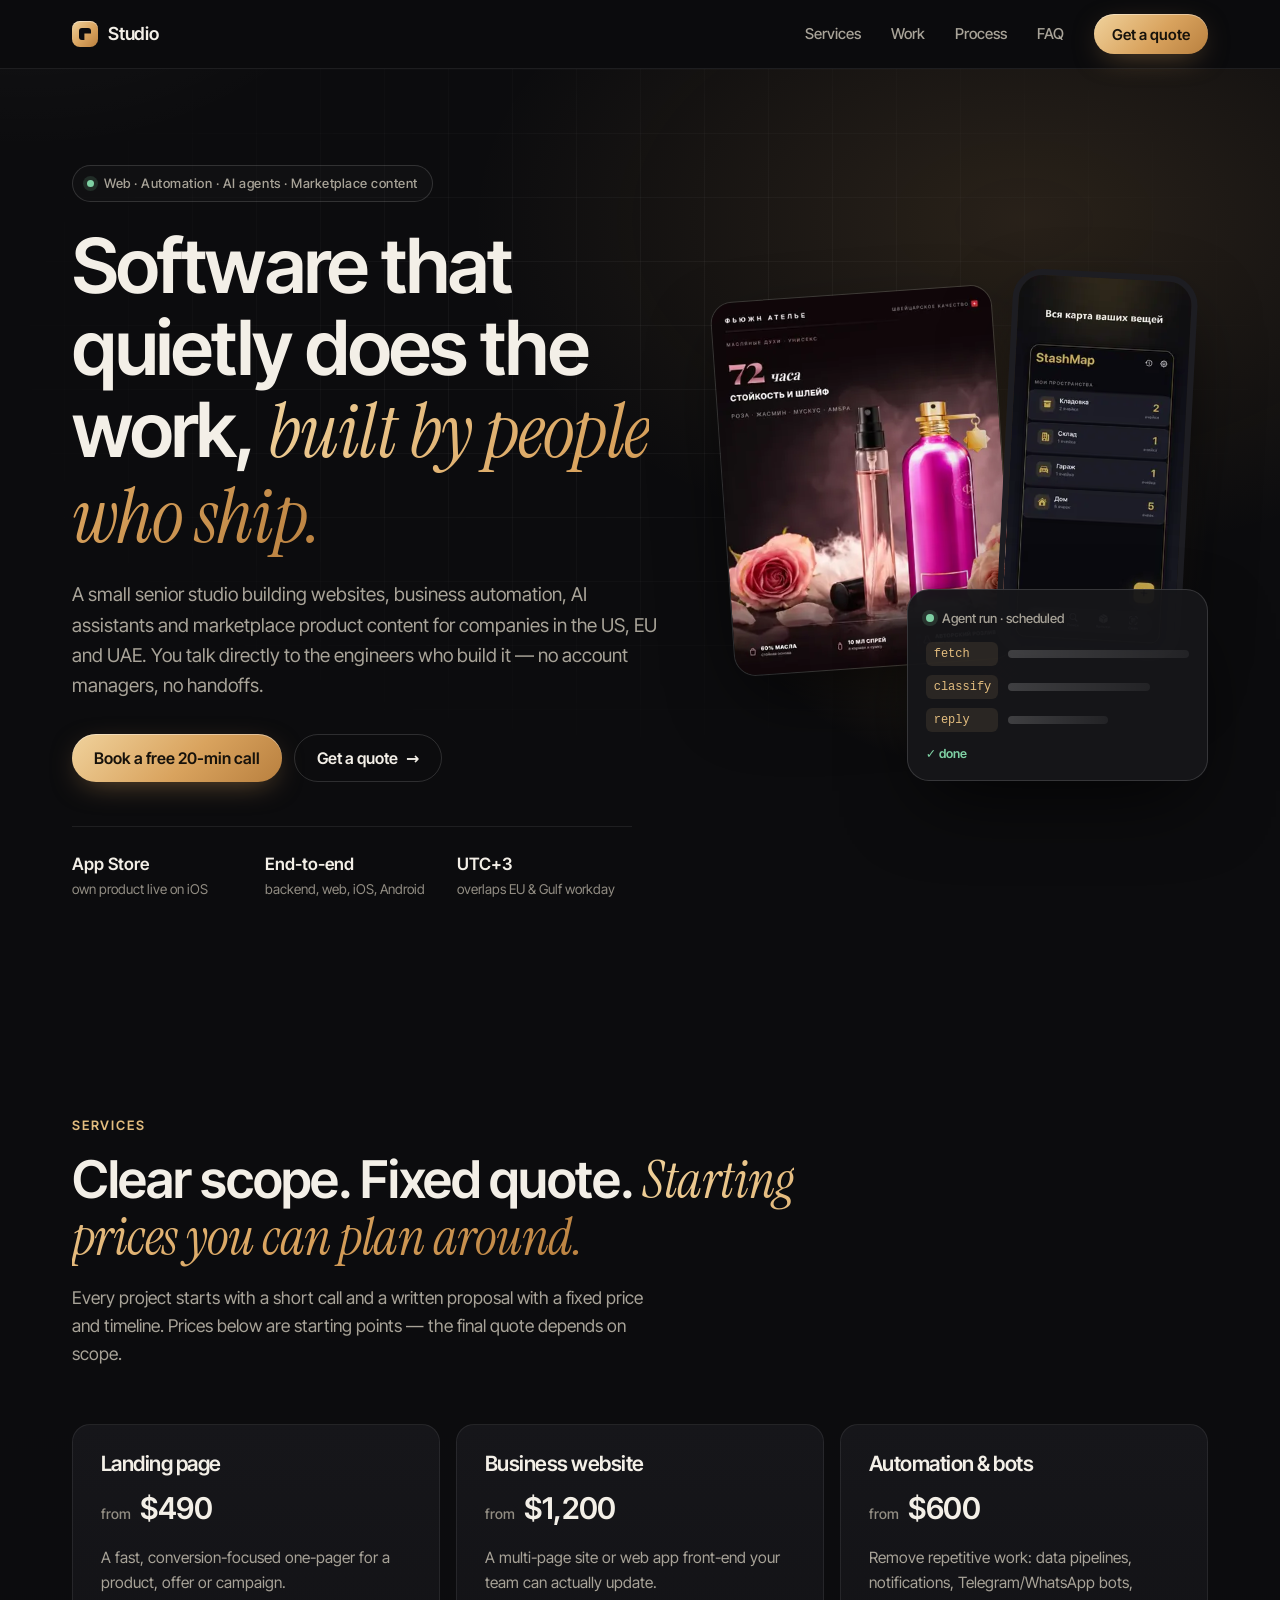
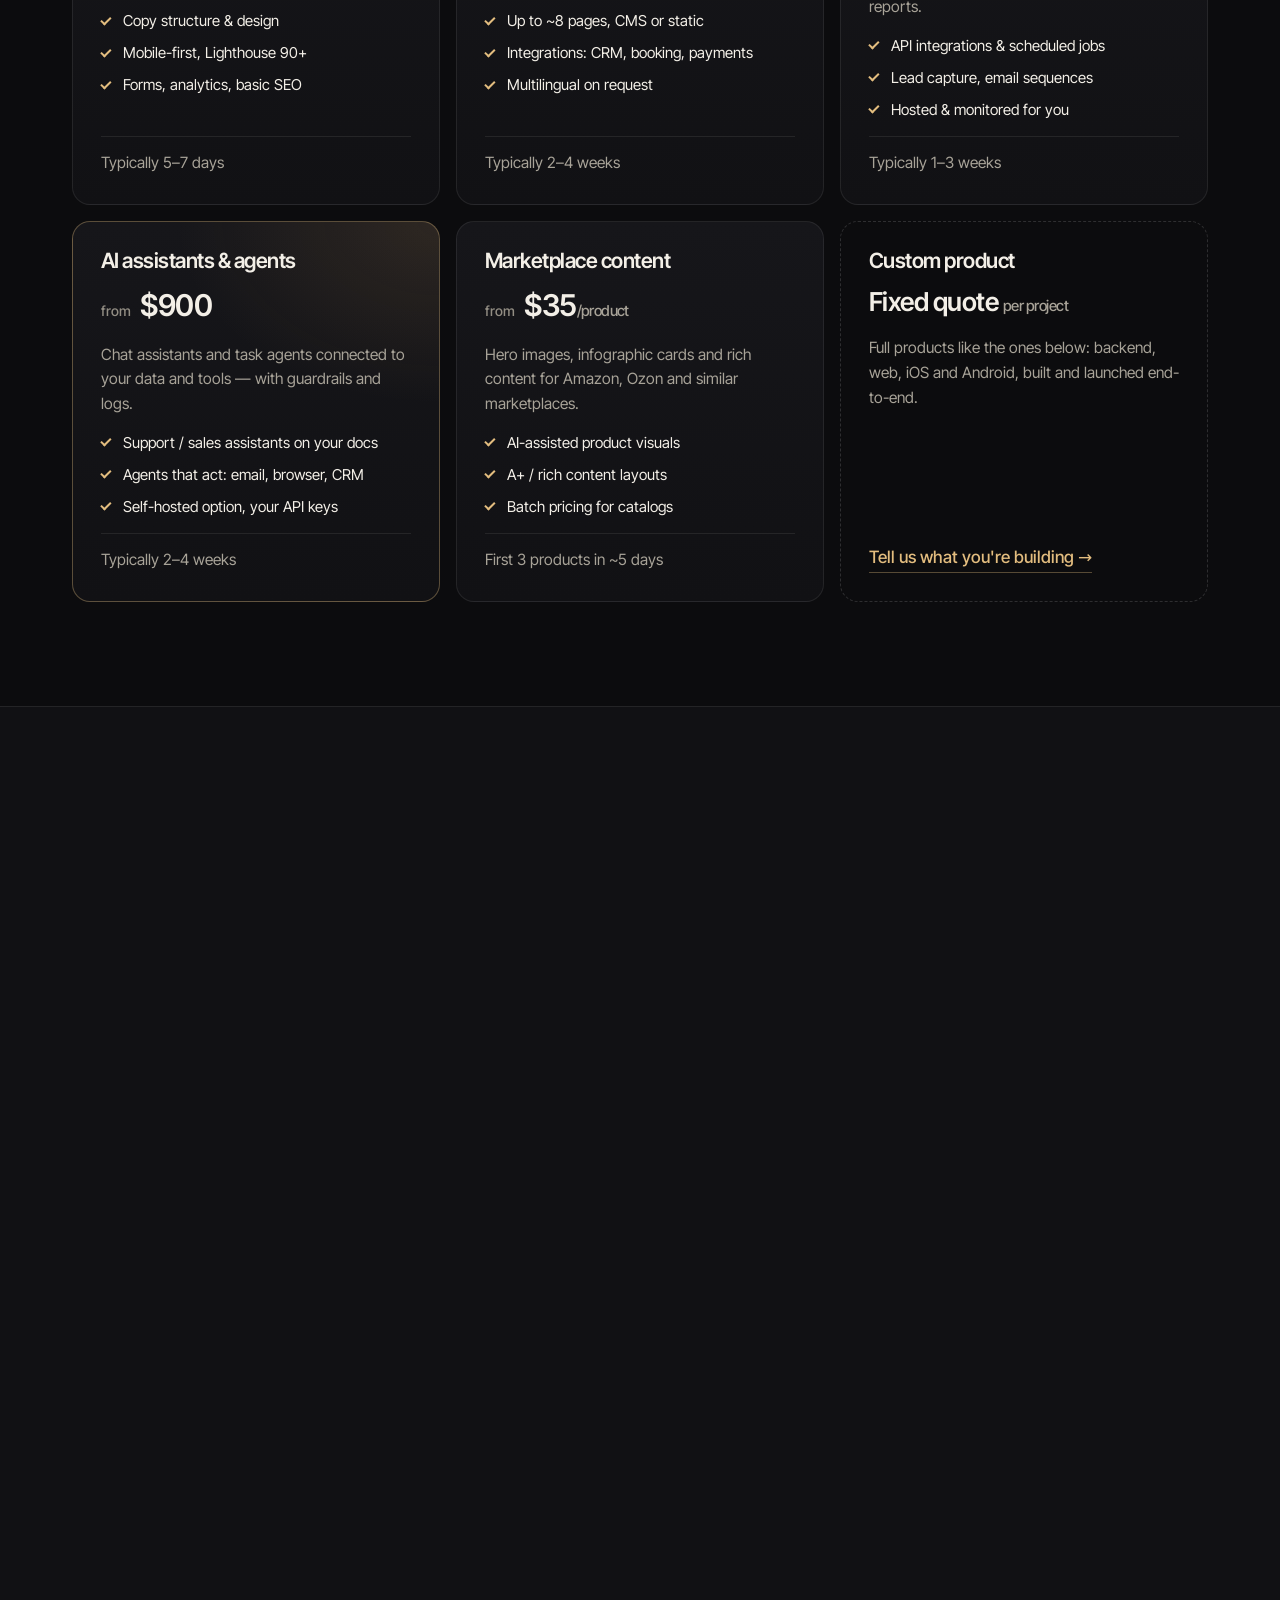
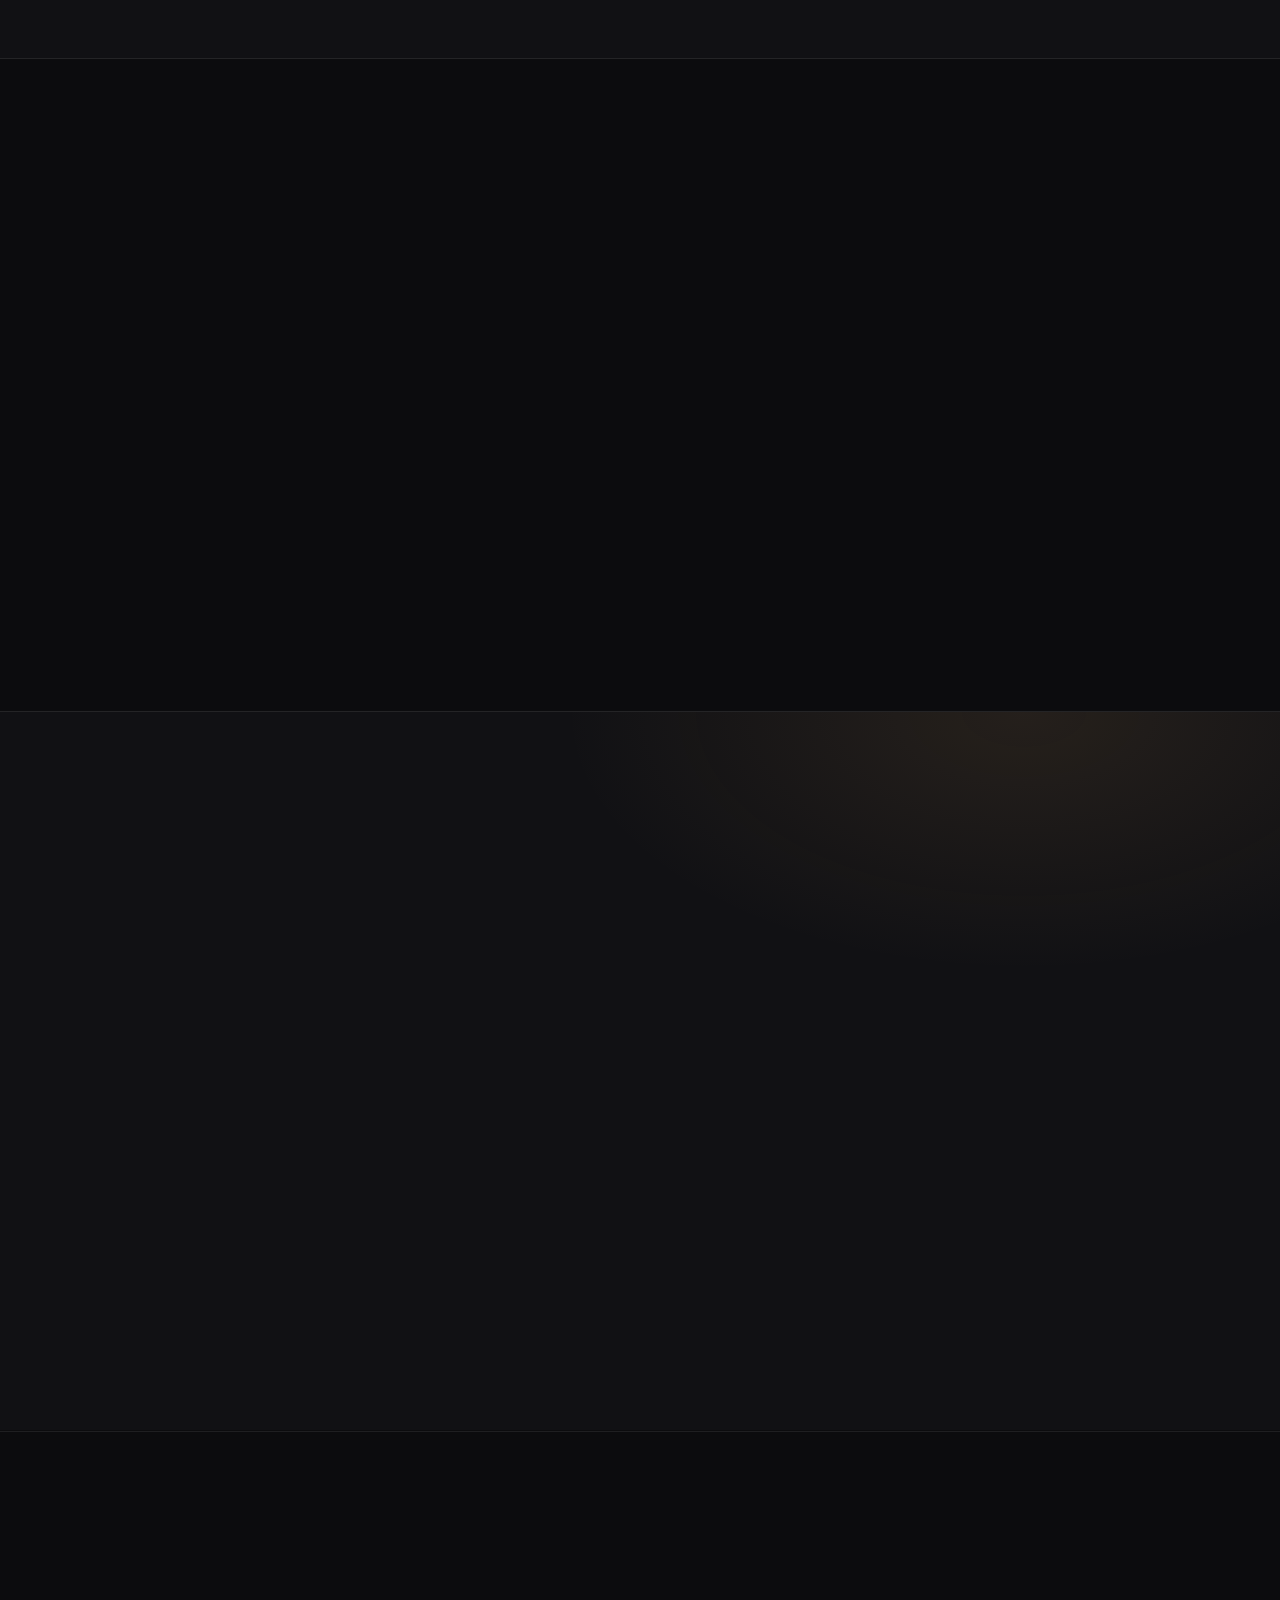
<file: docs/index.html>
<!doctype html>
<html lang="en">
<head>
<meta charset="utf-8">
<meta name="viewport" content="width=device-width, initial-scale=1">
<title>Studio — Websites, Business Automation &amp; AI Agents</title>
<meta name="description" content="A small senior studio building websites, business automation, AI assistants and agents, and marketplace product content for companies in the US, EU and UAE. Fixed quotes, weekly demos, direct contact with the engineers.">
<link rel="canonical" href="https://sergpt911.github.io/studio-site/">
<meta name="theme-color" content="#0c0c0e">
<meta property="og:type" content="website">
<meta property="og:site_name" content="Studio">
<meta property="og:title" content="Studio — Websites, Automation &amp; AI Agents">
<meta property="og:description" content="Websites, business automation, AI agents and marketplace content — built end-to-end by a small senior team.">
<meta property="og:url" content="https://sergpt911.github.io/studio-site/">
<meta property="og:image" content="https://sergpt911.github.io/studio-site/img/og.jpg">
<meta property="og:image:width" content="1200">
<meta property="og:image:height" content="630">
<meta name="twitter:card" content="summary_large_image">
<link rel="icon" href="favicon.svg" type="image/svg+xml">
<link rel="icon" href="favicon-32.png" sizes="32x32" type="image/png">
<link rel="apple-touch-icon" href="apple-touch-icon.png">
<link rel="preload" href="fonts/inter-tight-var.woff2" as="font" type="font/woff2" crossorigin>
<link rel="preload" href="fonts/instrument-serif-italic.woff2" as="font" type="font/woff2" crossorigin>
<style>@font-face{font-family:"Inter Tight";src:url(fonts/inter-tight-var.woff2) format("woff2");font-weight:400 700;font-style:normal;font-display:swap}
@font-face{font-family:"Instrument Serif";src:url(fonts/instrument-serif-italic.woff2) format("woff2");font-weight:400;font-style:italic;font-display:swap}

:root{
  --bg:#0c0c0e;--bg-2:#111114;--surface:#16161a;--surface-2:#1c1c21;
  --line:rgba(255,255,255,.08);--line-2:rgba(255,255,255,.14);
  --text:#f3efe7;--muted:#a8a398;--dim:#928d83;
  --gold:#e3bd7f;--gold-2:#c48f4c;--grad:linear-gradient(135deg,#f0d29c 0%,#d9a35e 55%,#b9803f 100%);
  --green:#7fd1a4;--orange:#f0a35e;
  --r:18px;--r-sm:12px;
  --wrap:1180px;
  --sans:"Inter Tight",ui-sans-serif,system-ui,-apple-system,"Segoe UI",Roboto,Arial,sans-serif;
  --serif:"Instrument Serif",Georgia,"Times New Roman",serif;
}
*,*::before,*::after{box-sizing:border-box}
html{scroll-behavior:smooth;-webkit-text-size-adjust:100%}
@media (prefers-reduced-motion:reduce){html{scroll-behavior:auto}*{animation:none!important;transition:none!important}}
body{margin:0;background:var(--bg);color:var(--text);font:400 17px/1.6 var(--sans);-webkit-font-smoothing:antialiased;text-rendering:optimizeLegibility}
img{display:block;max-width:100%;height:auto}
a{color:inherit}
h1,h2,h3{margin:0;font-weight:600;letter-spacing:-.025em;line-height:1.08}
h1 em,h2 em{font-family:var(--serif);font-style:italic;font-weight:400;letter-spacing:-.01em;background:var(--grad);-webkit-background-clip:text;background-clip:text;color:transparent;padding-right:.06em}
p{margin:0}
ul,ol{margin:0;padding:0;list-style:none}
:focus-visible{outline:2px solid var(--gold);outline-offset:3px;border-radius:6px}
.sr-only{position:absolute;width:1px;height:1px;overflow:hidden;clip:rect(0 0 0 0);white-space:nowrap}
.skip{position:absolute;left:12px;top:-60px;z-index:100;background:var(--gold);color:#111;padding:10px 14px;border-radius:10px;font-weight:600;text-decoration:none}
.skip:focus{top:12px}
.wrap{width:100%;max-width:var(--wrap);margin:0 auto;padding:0 22px}

/* buttons & links */
.btn{display:inline-flex;align-items:center;gap:.5em;justify-content:center;min-height:48px;padding:0 22px;border-radius:999px;border:0;background:var(--grad);color:#17120b;font:600 16px/1 var(--sans);text-decoration:none;cursor:pointer;box-shadow:0 8px 30px -10px rgba(217,163,94,.55),inset 0 1px 0 rgba(255,255,255,.4);transition:transform .2s ease,box-shadow .2s ease}
.btn:hover{transform:translateY(-1px);box-shadow:0 12px 36px -10px rgba(217,163,94,.7),inset 0 1px 0 rgba(255,255,255,.4)}
.btn-ghost{background:transparent;color:var(--text);border:1px solid var(--line-2);box-shadow:none}
.btn-ghost:hover{background:rgba(255,255,255,.04);box-shadow:none}
.btn-small{min-height:40px;padding:0 18px;font-size:15px}
.link{color:var(--gold);text-decoration:none;font-weight:500;border-bottom:1px solid rgba(227,189,127,.35);padding-bottom:1px;transition:border-color .2s}
.link:hover{border-color:var(--gold)}

/* header */
.site-header{position:sticky;top:0;z-index:50;background:rgba(12,12,14,.95);border-bottom:1px solid var(--line)}
.nav{display:flex;align-items:center;justify-content:space-between;height:68px}
.brand{display:inline-flex;align-items:center;gap:10px;text-decoration:none;font-weight:600;font-size:18px;letter-spacing:-.01em}
.brand-mark{width:26px;height:26px;border-radius:8px;background:var(--grad);position:relative;box-shadow:inset 0 1px 0 rgba(255,255,255,.45)}
.brand-mark::after{content:"";position:absolute;inset:7px;border-radius:3px;background:var(--bg);clip-path:polygon(0 0,100% 0,100% 45%,45% 45%,45% 100%,0 100%)}
.nav-menu{display:flex;align-items:center;gap:30px}
.nav-menu a:not(.btn){text-decoration:none;color:var(--muted);font-size:15px;font-weight:500;transition:color .2s}
.nav-menu a:not(.btn):hover{color:var(--text)}
.nav-toggle{display:none}
@media (max-width:820px){
  .nav-toggle{display:inline-flex;align-items:center;justify-content:center;width:44px;height:44px;border:1px solid var(--line-2);border-radius:12px;background:transparent;color:var(--text);cursor:pointer}
  .nav-toggle span[aria-hidden]{width:18px;height:2px;background:currentColor;position:relative;box-shadow:0 -6px 0 currentColor,0 6px 0 currentColor;transition:box-shadow .2s}
  .nav-toggle[aria-expanded=true] span[aria-hidden]{box-shadow:none}
  .nav-menu{position:absolute;top:68px;left:0;right:0;flex-direction:column;align-items:stretch;gap:0;padding:8px 22px 22px;background:#0c0c0e;border-bottom:1px solid var(--line);display:none;box-shadow:0 30px 60px rgba(0,0,0,.6)}
  .nav-menu.open{display:flex}
  .nav-menu a:not(.btn){padding:14px 0;border-bottom:1px solid var(--line);font-size:17px}
  .nav-menu .btn{margin-top:16px}
}

/* hero */
.hero{position:relative;overflow:hidden;padding:72px 0 88px}
.hero::before{content:"";position:absolute;inset:-20% -10% auto;height:120%;background:radial-gradient(60% 50% at 75% 30%,rgba(217,163,94,.14),transparent 60%),radial-gradient(40% 40% at 10% 0%,rgba(255,255,255,.05),transparent 60%);pointer-events:none}
.hero::after{content:"";position:absolute;inset:0;background-image:linear-gradient(var(--line) 1px,transparent 1px),linear-gradient(90deg,var(--line) 1px,transparent 1px);background-size:64px 64px;mask-image:radial-gradient(70% 60% at 50% 30%,#000 20%,transparent 75%);-webkit-mask-image:radial-gradient(70% 60% at 50% 30%,#000 20%,transparent 75%);opacity:.5;pointer-events:none}
.hero-grid{position:relative;z-index:1;display:grid;gap:56px;align-items:center}
.eyebrow{display:inline-flex;align-items:center;gap:10px;font-size:13px;font-weight:500;letter-spacing:.04em;color:var(--muted);border:1px solid var(--line-2);border-radius:999px;padding:7px 14px;background:rgba(255,255,255,.02)}
.dot{width:7px;height:7px;border-radius:50%;background:var(--green);box-shadow:0 0 0 4px rgba(127,209,164,.15)}
.hero h1{margin-top:22px;font-size:clamp(40px,7.4vw,76px);max-width:14ch}
.hero h1 em{display:inline}
.lead{margin-top:22px;font-size:clamp(17px,1.6vw,19px);color:var(--muted);max-width:56ch}
.cta-row{display:flex;flex-wrap:wrap;gap:12px;margin-top:32px}
.proof{display:grid;grid-template-columns:repeat(3,minmax(0,1fr));gap:18px;margin-top:44px;padding-top:24px;border-top:1px solid var(--line);max-width:560px}
.proof strong{display:block;font-size:17px;font-weight:600}
.proof span{display:block;font-size:13.5px;color:var(--dim);line-height:1.4;margin-top:2px}

.hero-art{position:relative;height:520px;max-width:560px;width:100%;margin:0 auto}
.glow{position:absolute;inset:5% 0;background:radial-gradient(closest-side,rgba(217,163,94,.28),transparent)}
.tile{position:absolute;margin:0;border-radius:22px;overflow:hidden;border:1px solid var(--line-2);box-shadow:0 30px 80px -20px rgba(0,0,0,.8)}
.tile-card{width:58%;left:0;top:4%;transform:rotate(-4deg)}
.tile-phone{width:38%;right:4%;top:0;border-radius:30px;transform:rotate(3deg);border:6px solid #1d1d22}
.tile-agent{width:62%;right:0;bottom:2%;background:rgba(22,22,26,.96);padding:18px 18px 16px;font-size:13px}
.ag-head{display:flex;align-items:center;gap:8px;color:var(--muted);font-weight:500;margin-bottom:14px}
.ag-dot{width:8px;height:8px;border-radius:50%;background:var(--green);box-shadow:0 0 0 4px rgba(127,209,164,.15)}
.ag-line{display:flex;align-items:center;gap:10px;margin:9px 0}
.ag-chip{flex:none;width:72px;font:500 12px/1 ui-monospace,SFMono-Regular,Menlo,Consolas,monospace;color:var(--gold);background:rgba(227,189,127,.1);border-radius:6px;padding:6px 8px}
.ag-line i{display:block;height:8px;border-radius:4px;background:linear-gradient(90deg,rgba(255,255,255,.18),rgba(255,255,255,.06))}
.ag-foot{margin-top:12px;color:var(--green);font-weight:600;font-size:12.5px}

@media (min-width:980px){
  .hero{padding:96px 0 112px}
  .hero-grid{grid-template-columns:1.1fr .9fr}
}
@media (max-width:560px){
  .hero{padding:48px 0 64px}
  .hero-art{height:400px}
  .proof{gap:12px}
  .proof strong{font-size:15px}
}

/* sections */
.section{padding:104px 0;position:relative;content-visibility:auto;contain-intrinsic-size:auto 1200px}
.site-footer{content-visibility:auto;contain-intrinsic-size:auto 300px}
.section-tight{padding:88px 0}
.section-alt{background:var(--bg-2);border-top:1px solid var(--line);border-bottom:1px solid var(--line)}
.section-head{max-width:760px;margin-bottom:56px}
.kicker{font-size:13px;font-weight:600;letter-spacing:.14em;text-transform:uppercase;color:var(--gold);margin-bottom:16px}
.section h2{font-size:clamp(32px,4.6vw,52px)}
.sub{margin-top:18px;color:var(--muted);font-size:17.5px;max-width:60ch}
@media (max-width:560px){.section{padding:72px 0}.section-head{margin-bottom:40px}}

/* services */
.services{display:grid;gap:16px;grid-template-columns:repeat(auto-fill,minmax(300px,1fr))}
.svc{position:relative;display:flex;flex-direction:column;gap:14px;padding:28px;border-radius:var(--r);background:linear-gradient(180deg,var(--surface),var(--bg-2));border:1px solid var(--line);transition:border-color .25s,transform .25s}
.svc:hover{border-color:var(--line-2);transform:translateY(-2px)}
.svc-top{display:flex;flex-direction:column;gap:8px}
.svc h3{font-size:21px}
.price{font-size:30px;font-weight:600;letter-spacing:-.02em}
.price span{font-size:14px;font-weight:500;color:var(--dim);margin-right:4px;letter-spacing:0}
.price small{font-size:15px;color:var(--muted);font-weight:500}
.svc>p{color:var(--muted);font-size:15.5px}
.svc ul{display:grid;gap:8px;font-size:15px}
.svc li{position:relative;padding-left:22px}
.svc li::before{content:"";position:absolute;left:2px;top:.62em;width:10px;height:6px;border-left:2px solid var(--gold);border-bottom:2px solid var(--gold);transform:rotate(-45deg) translateY(-3px)}
.svc-time{margin-top:auto;padding-top:14px;border-top:1px solid var(--line);font-size:13.5px;color:var(--dim)}
.svc-feature{border-color:rgba(227,189,127,.35);background:radial-gradient(120% 80% at 100% 0%,rgba(217,163,94,.12),transparent 60%),linear-gradient(180deg,var(--surface),var(--bg-2))}
.svc-custom{background:transparent;border-style:dashed;border-color:var(--line-2)}
.svc-custom .price{font-size:26px}
.svc-custom .link{margin-top:auto;align-self:flex-start}

/* cases */
.case{display:grid;gap:40px;align-items:center;padding:56px 0;border-top:1px solid var(--line)}
.case:first-of-type{border-top:0;padding-top:0}
.case-tag{display:inline-block;font-size:12.5px;font-weight:600;letter-spacing:.06em;text-transform:uppercase;color:var(--muted);border:1px solid var(--line-2);border-radius:999px;padding:5px 12px}
.case h3{margin-top:18px;font-size:clamp(26px,3vw,34px)}
.case-copy>p{margin-top:16px;color:var(--muted)}
.feat{margin-top:22px;display:grid;gap:10px;font-size:15.5px}
.feat li{display:flex;gap:12px}
.feat li::before{content:"";flex:none;width:6px;height:6px;margin-top:.65em;border-radius:50%;background:var(--gold)}
.stack-line{margin-top:24px;font-size:14px;color:var(--muted);padding:12px 14px;border-radius:var(--r-sm);background:rgba(255,255,255,.03);border:1px solid var(--line)}
.stack-line span{color:var(--dim);margin-right:6px}
.case-links{display:flex;flex-wrap:wrap;gap:22px;margin-top:22px}
.case-media{position:relative;margin:0}
.shot{margin:0;border-radius:var(--r-sm);overflow:hidden;border:1px solid var(--line-2);box-shadow:0 30px 70px -25px rgba(0,0,0,.85);background:var(--surface)}
.caption{margin-top:14px;font-size:13px;color:var(--dim)}
@media (min-width:980px){
  .case{grid-template-columns:1fr 1.1fr;gap:64px}
  .case-flip .case-copy{order:2}
}

.media-stash{position:relative;padding-bottom:56px}
.shot-browser .chrome{display:flex;align-items:center;gap:6px;padding:10px 14px;background:#1b1b20;border-bottom:1px solid var(--line)}
.chrome i{width:9px;height:9px;border-radius:50%;background:#3a3a42}
.chrome span{margin-left:10px;font-size:12px;color:var(--dim);background:rgba(255,255,255,.05);padding:3px 12px;border-radius:6px}
.media-stash .shot-browser{width:88%}
.shot-phone{position:absolute;border-radius:22px;border:5px solid #1d1d22}
.media-stash .shot-browser{width:84%}
.media-stash .p1{right:15%;bottom:0;width:23%}
.media-stash .p2{right:0;bottom:36px;width:23%}
@media (max-width:560px){.media-stash{padding-bottom:40px}.media-stash .shot-browser{width:88%}.media-stash .p1{display:none}.media-stash .p2{width:30%;bottom:0}}

.media-cards{display:grid;grid-template-columns:repeat(3,1fr);gap:14px;align-items:start}
.media-cards .card{border-radius:14px}
.media-cards .c-b{margin-top:36px}
.media-cards .c-c{margin-top:72px}
.media-cards .caption{grid-column:1/-1}

/* agentdeck mock */
.mock{display:grid;grid-template-columns:170px 1fr;min-height:400px;border-radius:var(--r);overflow:hidden;border:1px solid var(--line-2);background:#121216;box-shadow:0 30px 70px -25px rgba(0,0,0,.85)}
.mock-side{padding:18px 12px;border-right:1px solid var(--line);background:#0f0f12}
.mock-label{font-size:11px;letter-spacing:.12em;text-transform:uppercase;color:var(--dim);margin:0 8px 12px}
.m-sess{display:grid;grid-template-columns:10px 1fr;column-gap:10px;align-items:center;padding:10px;border-radius:10px;font-size:13.5px;color:var(--muted)}
.m-sess b{width:8px;height:8px;border-radius:50%;background:var(--green)}
.m-sess b.g{background:#55555e}
.m-sess b.o{background:var(--orange)}
.m-sess em{grid-column:2;font-style:normal;font-size:11.5px;color:var(--dim)}
.m-sess.active{background:rgba(227,189,127,.08);color:var(--text);box-shadow:inset 0 0 0 1px rgba(227,189,127,.2)}
.mock-main{display:flex;flex-direction:column;gap:12px;padding:18px}
.m-bubble{align-self:flex-start;width:78%;padding:12px 14px;border-radius:14px 14px 14px 4px;background:var(--surface-2);display:grid;gap:7px}
.m-bubble.me{align-self:flex-end;width:52%;border-radius:14px 14px 4px 14px;background:rgba(227,189,127,.14)}
.m-bubble i{display:block;height:7px;border-radius:4px;background:rgba(255,255,255,.16)}
.m-browser{position:relative;flex:1;min-height:150px;border-radius:12px;border:1px solid var(--line-2);overflow:hidden;background:#f3efe7}
.m-bar{display:flex;align-items:center;gap:5px;padding:7px 10px;background:#e3ddd2}
.m-bar i{width:7px;height:7px;border-radius:50%;background:#c3bbad}
.m-bar span{flex:1;height:10px;margin-left:8px;border-radius:5px;background:#f6f2ea}
.m-page{padding:16px;display:grid;gap:9px}
.m-page span{display:block;height:9px;border-radius:5px;background:#d8d1c4;width:80%}
.m-page span.s{width:55%}
.m-page .btnish{width:90px;height:24px;border-radius:7px;background:#c48f4c;margin-top:6px}
.m-cursor{position:absolute;left:90px;bottom:22px;animation:cur 5s ease-in-out infinite}
@keyframes cur{0%,100%{transform:translate(0,0)}50%{transform:translate(70px,-34px)}}
.m-input{display:flex;align-items:center;gap:10px;padding:10px 12px;border-radius:12px;border:1px solid var(--line-2)}
.m-input i{flex:1;height:7px;border-radius:4px;background:rgba(255,255,255,.1)}
.m-input b{width:26px;height:26px;border-radius:8px;background:var(--grad)}
@media (max-width:560px){.mock{grid-template-columns:1fr}.mock-side{display:flex;gap:6px;overflow:hidden;border-right:0;border-bottom:1px solid var(--line);padding:10px}.mock-label,.m-sess em{display:none}.m-sess{flex:none;padding:8px 10px}}

/* flow */
.flow{display:grid;gap:10px;counter-reset:f}
.flow li{position:relative;display:flex;gap:18px;align-items:center;padding:18px 20px;border-radius:var(--r-sm);background:var(--surface);border:1px solid var(--line)}
.flow li:not(:last-child)::after{content:"";position:absolute;left:39px;bottom:-11px;width:1px;height:12px;background:var(--line-2)}
.flow .n{flex:none;display:grid;place-items:center;width:40px;height:40px;border-radius:12px;font:600 13px/1 ui-monospace,Menlo,Consolas,monospace;color:var(--gold);background:rgba(227,189,127,.08);border:1px solid rgba(227,189,127,.2)}
.flow b{font-weight:600}
.flow p{font-size:14.5px;color:var(--muted)}
.flow li:last-child{border-color:rgba(127,209,164,.3)}
.flow li:last-child .n{color:var(--green);background:rgba(127,209,164,.08);border-color:rgba(127,209,164,.25)}

/* process */
.steps{display:grid;gap:16px;grid-template-columns:repeat(auto-fit,minmax(240px,1fr))}
.steps li{padding:28px;border-radius:var(--r);border:1px solid var(--line);background:var(--surface)}
.step-n{display:block;font-family:var(--serif);font-style:italic;font-size:54px;line-height:1;background:var(--grad);-webkit-background-clip:text;background-clip:text;color:transparent;margin-bottom:18px}
.steps h3{font-size:20px}
.steps p{margin-top:10px;color:var(--muted);font-size:15.5px}

/* stack */
.stack-grid{display:grid;gap:48px}
.stack-groups{display:grid;gap:26px;grid-template-columns:repeat(auto-fill,minmax(240px,1fr))}
.stack-groups h3{font-size:13px;font-weight:600;letter-spacing:.12em;text-transform:uppercase;color:var(--dim);margin-bottom:12px}
.chips{display:flex;flex-wrap:wrap;gap:8px}
.chips li{font-size:14.5px;padding:7px 13px;border-radius:999px;border:1px solid var(--line-2);background:rgba(255,255,255,.02)}
@media (min-width:980px){.stack-grid{grid-template-columns:.8fr 1.2fr;align-items:start}}

/* faq */
.faq-grid{display:grid;gap:40px}
@media (min-width:980px){.faq-grid{grid-template-columns:.8fr 1.2fr}}
.faq details{border-bottom:1px solid var(--line)}
.faq details:first-child{border-top:1px solid var(--line)}
.faq summary{display:flex;justify-content:space-between;gap:20px;align-items:center;padding:22px 0;cursor:pointer;font-size:18px;font-weight:500;list-style:none}
.faq summary::-webkit-details-marker{display:none}
.faq summary::after{content:"";flex:none;width:12px;height:12px;border-right:2px solid var(--gold);border-bottom:2px solid var(--gold);transform:rotate(45deg) translate(-3px,-3px);transition:transform .25s}
.faq details[open] summary::after{transform:rotate(-135deg) translate(-3px,-3px)}
.faq details p{padding:0 0 24px;color:var(--muted);max-width:64ch}

/* contact */
.contact{background:radial-gradient(60% 60% at 80% 0%,rgba(217,163,94,.10),transparent 60%),var(--bg-2);border-top:1px solid var(--line)}
.contact-grid{display:grid;gap:48px}
@media (min-width:980px){.contact-grid{grid-template-columns:.9fr 1.1fr}}
.channels{margin-top:32px;display:grid;gap:2px}
.channels li{display:grid;grid-template-columns:100px 1fr;gap:12px;padding:14px 0;border-bottom:1px solid var(--line)}
.channels span{color:var(--dim);font-size:14px;padding-top:2px}
.channels a{text-decoration:none;font-weight:500;word-break:break-all}
.channels a:hover{color:var(--gold)}
.form{display:grid;gap:16px;grid-template-columns:1fr 1fr;padding:30px;border-radius:var(--r);background:var(--surface);border:1px solid var(--line-2)}
.field{display:grid;gap:8px}
.field-wide{grid-column:1/-1}
.field label{font-size:14px;font-weight:500;color:var(--muted)}
.field input,.field select,.field textarea{width:100%;font:inherit;font-size:16px;color:var(--text);background:var(--bg);border:1px solid var(--line-2);border-radius:var(--r-sm);padding:12px 14px;transition:border-color .2s,box-shadow .2s}
.field select{appearance:none;-webkit-appearance:none;background-image:linear-gradient(45deg,transparent 50%,var(--muted) 50%),linear-gradient(135deg,var(--muted) 50%,transparent 50%);background-position:calc(100% - 20px) 52%,calc(100% - 15px) 52%;background-size:5px 5px;background-repeat:no-repeat;padding-right:36px}
.field textarea{resize:vertical;min-height:120px}
.field input:focus,.field select:focus,.field textarea:focus{outline:none;border-color:var(--gold);box-shadow:0 0 0 3px rgba(227,189,127,.18)}
.field ::placeholder{color:var(--dim)}
.form-foot{display:flex;flex-wrap:wrap;align-items:center;gap:16px;margin-top:4px}
.hint{font-size:13.5px;color:var(--dim)}
@media (max-width:560px){.form{grid-template-columns:1fr;padding:22px}}

/* footer */
.site-footer{padding:56px 0 40px;border-top:1px solid var(--line)}
.foot{display:grid;gap:28px}
.foot-note{margin-top:12px;color:var(--dim);font-size:14.5px;max-width:40ch}
.foot-nav{display:flex;flex-wrap:wrap;gap:22px}
.foot-nav a{text-decoration:none;color:var(--muted);font-size:15px}
.foot-nav a:hover{color:var(--text)}
.foot-copy{color:var(--dim);font-size:13.5px;padding-top:24px;border-top:1px solid var(--line)}
@media (min-width:820px){.foot{grid-template-columns:1fr auto}.foot-copy{grid-column:1/-1}}

/* reveal */
.js .reveal{opacity:0;transform:translateY(18px);transition:opacity .7s ease,transform .7s cubic-bezier(.2,.7,.2,1)}
.js .reveal.in{opacity:1;transform:none}
@media (prefers-reduced-motion:reduce){.js .reveal{opacity:1;transform:none}}
</style>
<script type="application/ld+json">
{"@context":"https://schema.org","@type":"ProfessionalService","name":"Studio","url":"https://sergpt911.github.io/studio-site/","email":"hello@example.com","description":"Websites, business automation, AI assistants and marketplace product content.","areaServed":["US","EU","AE"],"priceRange":"$$"}
</script>
<script>document.documentElement.classList.add('js')</script>
<script src="main.js" defer></script>
</head>
<body>
<a class="skip" href="#main">Skip to content</a>

<header class="site-header" id="top">
  <div class="wrap nav">
    <a class="brand" href="#top" aria-label="Studio — back to top">
      <span class="brand-mark" aria-hidden="true"></span><span class="brand-name">Studio</span>
    </a>
    <button class="nav-toggle" aria-expanded="false" aria-controls="nav-menu"><span class="sr-only">Menu</span><span aria-hidden="true"></span></button>
    <nav id="nav-menu" class="nav-menu" aria-label="Main">
      <a href="#services">Services</a>
      <a href="#work">Work</a>
      <a href="#process">Process</a>
      <a href="#faq">FAQ</a>
      <a class="btn btn-small" href="#contact">Get a quote</a>
    </nav>
  </div>
</header>

<main id="main">

<!-- HERO -->
<section class="hero">
  <div class="wrap hero-grid">
    <div class="hero-copy">
      <p class="eyebrow"><span class="dot" aria-hidden="true"></span>Web · Automation · AI agents · Marketplace content</p>
      <h1>Software that quietly does the work, <em>built by people who ship.</em></h1>
      <p class="lead">A small senior studio building websites, business automation, AI assistants and marketplace product content for companies in the US, EU and UAE. You talk directly to the engineers who build it — no account managers, no handoffs.</p>
      <div class="cta-row">
        <a class="btn" href="#contact" data-cta="call">Book a free 20-min call</a>
        <a class="btn btn-ghost" href="#contact">Get a quote <span aria-hidden="true">→</span></a>
      </div>
      <ul class="proof" aria-label="At a glance">
        <li><strong>App Store</strong><span>own product live on iOS</span></li>
        <li><strong>End-to-end</strong><span>backend, web, iOS, Android</span></li>
        <li><strong>UTC+3</strong><span>overlaps EU &amp; Gulf workday</span></li>
      </ul>
    </div>

    <div class="hero-art" aria-hidden="true">
      <div class="glow"></div>
      <figure class="tile tile-card">
        <img src="img/ozon-rosesmusk-wine-360.webp" srcset="img/ozon-rosesmusk-wine-360.webp 360w, img/ozon-rosesmusk-wine.webp 720w" sizes="(min-width:980px) 300px, 58vw" alt="" width="720" height="960" fetchpriority="high">
      </figure>
      <figure class="tile tile-phone">
        <img src="img/stashmap-ios-home-240.webp" srcset="img/stashmap-ios-home-240.webp 240w, img/stashmap-ios-home.webp 420w" sizes="(min-width:980px) 200px, 38vw" alt="" width="420" height="910">
      </figure>
      <div class="tile tile-agent">
        <div class="ag-head"><span class="ag-dot"></span>Agent run · scheduled</div>
        <div class="ag-line"><span class="ag-chip">fetch</span><i style="width:72%"></i></div>
        <div class="ag-line"><span class="ag-chip">classify</span><i style="width:54%"></i></div>
        <div class="ag-line"><span class="ag-chip">reply</span><i style="width:38%"></i></div>
        <div class="ag-foot">✓ done</div>
      </div>
    </div>
  </div>
</section>

<!-- SERVICES -->
<section class="section" id="services" aria-labelledby="services-title">
  <div class="wrap">
    <div class="section-head">
      <p class="kicker">Services</p>
      <h2 id="services-title">Clear scope. Fixed quote. <em>Starting prices you can plan around.</em></h2>
      <p class="sub">Every project starts with a short call and a written proposal with a fixed price and timeline. Prices below are starting points — the final quote depends on scope.</p>
    </div>

    <div class="services">
      <article class="svc reveal">
        <div class="svc-top"><h3>Landing page</h3><p class="price"><span>from</span> $490</p></div>
        <p>A fast, conversion-focused one-pager for a product, offer or campaign.</p>
        <ul>
          <li>Copy structure &amp; design</li>
          <li>Mobile-first, Lighthouse 90+</li>
          <li>Forms, analytics, basic SEO</li>
        </ul>
        <p class="svc-time">Typically 5–7 days</p>
      </article>

      <article class="svc reveal">
        <div class="svc-top"><h3>Business website</h3><p class="price"><span>from</span> $1,200</p></div>
        <p>A multi-page site or web app front-end your team can actually update.</p>
        <ul>
          <li>Up to ~8 pages, CMS or static</li>
          <li>Integrations: CRM, booking, payments</li>
          <li>Multilingual on request</li>
        </ul>
        <p class="svc-time">Typically 2–4 weeks</p>
      </article>

      <article class="svc reveal">
        <div class="svc-top"><h3>Automation &amp; bots</h3><p class="price"><span>from</span> $600</p></div>
        <p>Remove repetitive work: data pipelines, notifications, Telegram/WhatsApp bots, reports.</p>
        <ul>
          <li>API integrations &amp; scheduled jobs</li>
          <li>Lead capture, email sequences</li>
          <li>Hosted &amp; monitored for you</li>
        </ul>
        <p class="svc-time">Typically 1–3 weeks</p>
      </article>

      <article class="svc svc-feature reveal">
        <div class="svc-top"><h3>AI assistants &amp; agents</h3><p class="price"><span>from</span> $900</p></div>
        <p>Chat assistants and task agents connected to your data and tools — with guardrails and logs.</p>
        <ul>
          <li>Support / sales assistants on your docs</li>
          <li>Agents that act: email, browser, CRM</li>
          <li>Self-hosted option, your API keys</li>
        </ul>
        <p class="svc-time">Typically 2–4 weeks</p>
      </article>

      <article class="svc reveal">
        <div class="svc-top"><h3>Marketplace content</h3><p class="price"><span>from</span> $35<small>/product</small></p></div>
        <p>Hero images, infographic cards and rich content for Amazon, Ozon and similar marketplaces.</p>
        <ul>
          <li>AI-assisted product visuals</li>
          <li>A+ / rich content layouts</li>
          <li>Batch pricing for catalogs</li>
        </ul>
        <p class="svc-time">First 3 products in ~5 days</p>
      </article>

      <article class="svc svc-custom reveal">
        <div class="svc-top"><h3>Custom product</h3><p class="price">Fixed quote <small>per project</small></p></div>
        <p>Full products like the ones below: backend, web, iOS and Android, built and launched end-to-end.</p>
        <a class="link" href="#contact">Tell us what you're building <span aria-hidden="true">→</span></a>
      </article>
    </div>
  </div>
</section>

<!-- WORK -->
<section class="section section-alt" id="work" aria-labelledby="work-title">
  <div class="wrap">
    <div class="section-head">
      <p class="kicker">Selected work</p>
      <h2 id="work-title">Real products, <em>in production today.</em></h2>
      <p class="sub">No mock-ups of imaginary clients. These are systems we designed, built and run — described as they are.</p>
    </div>

    <!-- Case 1: StashMap -->
    <article class="case reveal" aria-labelledby="c1">
      <div class="case-copy">
        <p class="case-tag">Own product · iOS, Android, Web</p>
        <h3 id="c1">StashMap — home &amp; warehouse inventory</h3>
        <p>A map of everything you own: spaces → shelves → boxes → items. Photograph a shelf and AI recognises the items and builds the list. Every box gets a printable QR label; scan it to see what's inside without opening it.</p>
        <ul class="feat">
          <li>AI photo recognition of items</li>
          <li>QR label sheets (A4 PDF)</li>
          <li>Sharing with family or team, roles &amp; change log</li>
          <li>Excel / CSV export, encrypted backups</li>
          <li>Four interface languages</li>
        </ul>
        <p class="stack-line"><span>Built with</span> FastAPI · PostgreSQL · React · SwiftUI · Kotlin</p>
        <div class="case-links">
          <a class="link" href="https://apps.apple.com/app/id6788661111" target="_blank" rel="noopener">View on the App Store <span aria-hidden="true">↗</span></a>
          <a class="link" href="https://besporyadka.net" target="_blank" rel="noopener">Live web app <span aria-hidden="true">↗</span></a>
        </div>
      </div>
      <div class="case-media">
       <div class="media-stash">
        <figure class="shot shot-browser">
          <div class="chrome" aria-hidden="true"><i></i><i></i><i></i><span>besporyadka.net</span></div>
          <img src="img/stashmap-landing-640.webp" srcset="img/stashmap-landing-640.webp 640w, img/stashmap-landing.webp 1280w" sizes="(min-width:980px) 560px, 88vw" alt="StashMap public landing page: headline about mapping all your belongings, with illustrated cards for AI recognition and QR labels" width="1280" height="800" loading="lazy">
        </figure>
        <figure class="shot shot-phone p1"><img src="img/stashmap-ios-recog-240.webp" srcset="img/stashmap-ios-recog-240.webp 240w, img/stashmap-ios-recog.webp 420w" sizes="(min-width:980px) 140px, 30vw" alt="StashMap iOS: items recognised from a photo with confidence scores" width="420" height="910" loading="lazy"></figure>
        <figure class="shot shot-phone p2"><img src="img/stashmap-ios-labels-240.webp" srcset="img/stashmap-ios-labels-240.webp 240w, img/stashmap-ios-labels.webp 420w" sizes="(min-width:980px) 140px, 30vw" alt="StashMap iOS: printable QR label sheet" width="420" height="910" loading="lazy"></figure>
       </div>
        <p class="caption">Live screenshots. UI shown in Russian — the app also ships in English, Spanish and Chinese.</p>
      </div>
    </article>

    <!-- Case 2: AgentDeck -->
    <article class="case case-flip reveal" aria-labelledby="c2">
      <div class="case-copy">
        <p class="case-tag">Case study · complex AI-agent system</p>
        <h3 id="c2">AgentDeck — multi-agent orchestration &amp; remote browser automation</h3>
        <p>An internal system we built to run AI agents on real work every day: an iOS app plus a self-hosted server that coordinates many agent sessions, gives them a real browser to operate, and connects them to messaging and email. It's the same engineering we bring to custom AI agents for clients.</p>
        <ul class="feat">
          <li>Many AI agents running in parallel sessions, with sub-agents for delegated tasks</li>
          <li>Remote browser automation the agent drives — with a live view and human takeover</li>
          <li>Integrations: Telegram and email (incl. Microsoft Graph)</li>
          <li>Scheduled tasks, session monitoring and recovery</li>
          <li>Self-hosted architecture: data and API keys stay on the owner's server</li>
        </ul>
        <p class="stack-line"><span>Built with</span> Native iOS · Node.js · WebSockets · Chrome DevTools Protocol</p>
      </div>
      <div class="case-media">
        <div class="mock" role="img" aria-label="Illustrative mockup of the AgentDeck interface: a list of agent sessions, a chat pane and a remote browser panel">
          <div class="mock-side">
            <p class="mock-label">Sessions</p>
            <div class="m-sess active"><b></b><span>Research</span><em>running</em></div>
            <div class="m-sess"><b class="g"></b><span>Inbox triage</span><em>idle</em></div>
            <div class="m-sess"><b class="g"></b><span>Daily report</span><em>09:00</em></div>
            <div class="m-sess"><b class="o"></b><span>Browser task</span><em>waiting</em></div>
          </div>
          <div class="mock-main">
            <div class="m-bubble me"><i style="width:70%"></i></div>
            <div class="m-bubble"><i style="width:92%"></i><i style="width:64%"></i></div>
            <div class="m-browser">
              <div class="m-bar"><i></i><i></i><i></i><span></span></div>
              <div class="m-page"><span></span><span></span><span class="s"></span><span class="btnish"></span></div>
              <svg class="m-cursor" viewBox="0 0 16 22" width="16" height="22" aria-hidden="true"><path d="M1 1v17l4.5-4.2L8.6 21l3-1.3-3-7H14z" fill="#111" stroke="#fff" stroke-width="1.2" stroke-linejoin="round"/></svg>
            </div>
            <div class="m-input"><i></i><b></b></div>
          </div>
        </div>
        <p class="caption">Illustrative mockup of the interface layout — not a screenshot of real data. Internal system, shown as a capability example.</p>
      </div>
    </article>

    <!-- Case 3: Marketplace -->
    <article class="case reveal" aria-labelledby="c3">
      <div class="case-copy">
        <p class="case-tag">Marketplace content · Ozon</p>
        <h3 id="c3">Perfume store — hero images, rich content &amp; label generator</h3>
        <p>Product visuals for a perfume store on Ozon with a catalog of 40+ products: AI-generated hero cards in a consistent premium style, plus rich-content pages for each product.</p>
        <p>For the same seller we built a label tool: barcodes and «Chestny Znak» DataMatrix codes, generated from product data pulled through the Ozon Seller API and printed on thermal or A4 sheets.</p>
        <ul class="feat">
          <li>40+ products, one visual system</li>
          <li>Rich content published via API</li>
          <li>EAN-13, Code 128, DataMatrix, QR labels</li>
        </ul>
        <p class="stack-line"><span>Built with</span> Image generation pipeline · Python · Ozon Seller API · PDF rendering</p>
      </div>
      <div class="case-media media-cards">
        <figure class="shot card c-a"><img src="img/ozon-blackvanilla-warm-360.webp" srcset="img/ozon-blackvanilla-warm-360.webp 360w, img/ozon-blackvanilla-warm.webp 720w" sizes="(min-width:980px) 180px, 31vw" alt="Perfume hero card: amber bottle with vanilla pods on a dark warm background" width="720" height="960" loading="lazy"></figure>
        <figure class="shot card c-b"><img src="img/ozon-card-aftswim-360.webp" srcset="img/ozon-card-aftswim-360.webp 360w, img/ozon-card-aftswim.webp 720w" sizes="(min-width:980px) 180px, 31vw" alt="Perfume hero card: blue bottle with orange, coconut and mint" width="720" height="960" loading="lazy"></figure>
        <figure class="shot card c-c"><img src="img/ozon-card-hayati-360.webp" srcset="img/ozon-card-hayati-360.webp 360w, img/ozon-card-hayati.webp 720w" sizes="(min-width:980px) 180px, 31vw" alt="Perfume hero card: ornate oud bottle with dates and jasmine" width="720" height="960" loading="lazy"></figure>
        <p class="caption">Real product cards from the store. Copy on the cards is in Russian for the Ozon audience.</p>
      </div>
    </article>

    <!-- Case 4: Automation -->
    <article class="case case-flip reveal" aria-labelledby="c4">
      <div class="case-copy">
        <p class="case-tag">Automation · in-house systems</p>
        <h3 id="c4">Lead generation &amp; outreach automation</h3>
        <p>The systems we use to find our own clients — the same kind we build for yours. Business listings are collected from maps data, cleaned and enriched, then enter paced email sequences. Replies are classified automatically so a person only sees the ones that matter.</p>
        <ul class="feat">
          <li>Lead collection &amp; de-duplication from maps data</li>
          <li>Drip email sequences on own mail server, with warm-up pacing</li>
          <li>Reply classification: interested / not now / unsubscribe</li>
          <li>Telegram bots for alerts, intake forms and internal tools</li>
        </ul>
        <p class="stack-line"><span>Built with</span> Python · SMTP/IMAP · AI reply classification · Telegram Bot API</p>
      </div>
      <div class="case-media">
        <ol class="flow" aria-label="Pipeline steps">
          <li><span class="n">01</span><div><b>Collect</b><p>Businesses from maps data by niche &amp; city</p></div></li>
          <li><span class="n">02</span><div><b>Enrich</b><p>Website, contacts, de-duplication</p></div></li>
          <li><span class="n">03</span><div><b>Sequence</b><p>Personalised emails, paced sending</p></div></li>
          <li><span class="n">04</span><div><b>Classify</b><p>AI sorts replies, flags hot leads</p></div></li>
          <li><span class="n">05</span><div><b>Notify</b><p>Telegram alert to a human</p></div></li>
        </ol>
      </div>
    </article>
  </div>
</section>

<!-- PROCESS -->
<section class="section" id="process" aria-labelledby="process-title">
  <div class="wrap">
    <div class="section-head">
      <p class="kicker">Process</p>
      <h2 id="process-title">Four steps, <em>no surprises.</em></h2>
    </div>
    <ol class="steps">
      <li class="reveal"><span class="step-n">1</span><h3>Free 20-min call</h3><p>We learn your goal, constraints and deadline. You get honest advice — even if that's "you don't need custom software".</p></li>
      <li class="reveal"><span class="step-n">2</span><h3>Fixed proposal</h3><p>Within 1–2 business days: scope, milestones, fixed price and timeline in writing.</p></li>
      <li class="reveal"><span class="step-n">3</span><h3>Build with weekly demos</h3><p>You see working software every week, on a staging link. Feedback goes straight to the engineer.</p></li>
      <li class="reveal"><span class="step-n">4</span><h3>Launch &amp; support</h3><p>Deployment, handover docs and access. 30 days of bug fixes included; ongoing support on request.</p></li>
    </ol>
  </div>
</section>

<!-- STACK -->
<section class="section section-alt section-tight" aria-labelledby="stack-title">
  <div class="wrap stack-grid">
    <div>
      <p class="kicker">Tech stack</p>
      <h2 id="stack-title">Boring, proven tools — <em>used well.</em></h2>
      <p class="sub">We pick what your team can maintain after we leave, not what's fashionable this month.</p>
    </div>
    <div class="stack-groups">
      <div><h3>Backend</h3><ul class="chips"><li>Python</li><li>FastAPI</li><li>Node.js</li><li>PostgreSQL</li></ul></div>
      <div><h3>Web</h3><ul class="chips"><li>React</li><li>TypeScript</li><li>HTML/CSS</li><li>Static sites</li></ul></div>
      <div><h3>Mobile</h3><ul class="chips"><li>SwiftUI</li><li>Kotlin</li></ul></div>
      <div><h3>AI</h3><ul class="chips"><li>OpenAI</li><li>Anthropic Claude</li><li>Vision models</li><li>Image generation</li></ul></div>
      <div><h3>Automation</h3><ul class="chips"><li>Playwright</li><li>Telegram Bot API</li><li>n8n</li><li>Marketplace APIs</li></ul></div>
      <div><h3>Infra</h3><ul class="chips"><li>Docker</li><li>Nginx</li><li>Linux VPS</li><li>GitHub</li></ul></div>
    </div>
  </div>
</section>

<!-- FAQ -->
<section class="section" id="faq" aria-labelledby="faq-title">
  <div class="wrap faq-grid">
    <div>
      <p class="kicker">FAQ</p>
      <h2 id="faq-title">Questions <em>clients ask first.</em></h2>
      <p class="sub">Something else? <a class="link" href="#contact">Ask us directly</a>.</p>
    </div>
    <div class="faq">
      <details>
        <summary>How long does a typical project take?</summary>
        <p>A landing page usually takes 5–7 days, a business website 2–4 weeks, an automation or bot 1–3 weeks, and an AI assistant 2–4 weeks. Larger products are split into milestones of 2–3 weeks each. The exact timeline is in the written proposal before you pay anything.</p>
      </details>
      <details>
        <summary>How do payments work?</summary>
        <p>We work by invoice. You can pay by international bank transfer or through Mellow, which handles contracts and payments for remote contractors. Typical terms are 50% upfront and 50% on delivery; larger projects are paid per milestone.</p>
      </details>
      <details>
        <summary>Do you communicate in English?</summary>
        <p>Yes — all communication, documentation and code comments are in English. We work async by email, Telegram or Slack, with calls when they're useful.</p>
      </details>
      <details>
        <summary>What time zone are you in?</summary>
        <p>UTC+3. That overlaps the full working day in the EU and the UAE, and US East Coast mornings. We reply within one business day, usually much faster.</p>
      </details>
      <details>
        <summary>Who owns the code and accounts?</summary>
        <p>You do. Code goes into your repository, services are registered to your accounts, and you get all credentials and handover docs at launch.</p>
      </details>
      <details>
        <summary>What happens after launch?</summary>
        <p>30 days of bug fixes are included. After that we offer monthly support or pay-as-you-go changes — your choice, no lock-in.</p>
      </details>
    </div>
  </div>
</section>

<!-- CONTACT -->
<section class="section contact" id="contact" aria-labelledby="contact-title">
  <div class="wrap contact-grid">
    <div class="contact-copy">
      <p class="kicker">Contact</p>
      <h2 id="contact-title">Tell us what you need. <em>Get a fixed quote.</em></h2>
      <p class="sub">Send a few lines about your project — we'll reply within one business day with questions or a time for a free 20-minute call.</p>
      <ul class="channels">
        <li><span>Email</span><a href="mailto:hello@example.com">hello@example.com</a></li>
        <li><span>Telegram</span><a href="https://t.me/your_telegram" target="_blank" rel="noopener">@your_telegram</a></li>
        <li><span>Hours</span><p>Mon–Fri, 9:00–19:00 UTC+3</p></li>
      </ul>
    </div>

    <form class="form" id="quote-form" data-email="hello@example.com">
      <div class="field">
        <label for="f-name">Your name</label>
        <input id="f-name" name="name" type="text" autocomplete="name" required>
      </div>
      <div class="field">
        <label for="f-email">Work email</label>
        <input id="f-email" name="email" type="email" autocomplete="email" required>
      </div>
      <div class="field">
        <label for="f-service">What do you need?</label>
        <select id="f-service" name="service">
          <option>Landing page</option>
          <option>Business website</option>
          <option>Automation / bot</option>
          <option>AI assistant / agent</option>
          <option>Marketplace content</option>
          <option>Custom product</option>
          <option>Not sure yet</option>
        </select>
      </div>
      <div class="field">
        <label for="f-budget">Budget (USD)</label>
        <select id="f-budget" name="budget">
          <option>Under $1,000</option>
          <option>$1,000 – $3,000</option>
          <option>$3,000 – $10,000</option>
          <option>$10,000+</option>
          <option>Not sure yet</option>
        </select>
      </div>
      <div class="field field-wide">
        <label for="f-msg">About the project</label>
        <textarea id="f-msg" name="message" rows="5" required placeholder="Goal, deadline, links to anything relevant"></textarea>
      </div>
      <div class="field-wide form-foot">
        <button class="btn" type="submit">Send request</button>
        <p class="hint">Opens your email app with the details filled in.</p>
      </div>
    </form>
  </div>
</section>

</main>

<footer class="site-footer">
  <div class="wrap foot">
    <div>
      <a class="brand" href="#top"><span class="brand-mark" aria-hidden="true"></span><span class="brand-name">Studio</span></a>
      <p class="foot-note">Websites, automation & AI agents for companies in the US, EU and UAE.</p>
    </div>
    <nav class="foot-nav" aria-label="Footer">
      <a href="#services">Services</a>
      <a href="#work">Work</a>
      <a href="#process">Process</a>
      <a href="#faq">FAQ</a>
      <a href="#contact">Contact</a>
    </nav>
    <p class="foot-copy">© <span data-year>2026</span> Studio. All case studies describe real, shipped work.</p>
  </div>
</footer>
</body>
</html>
</file>
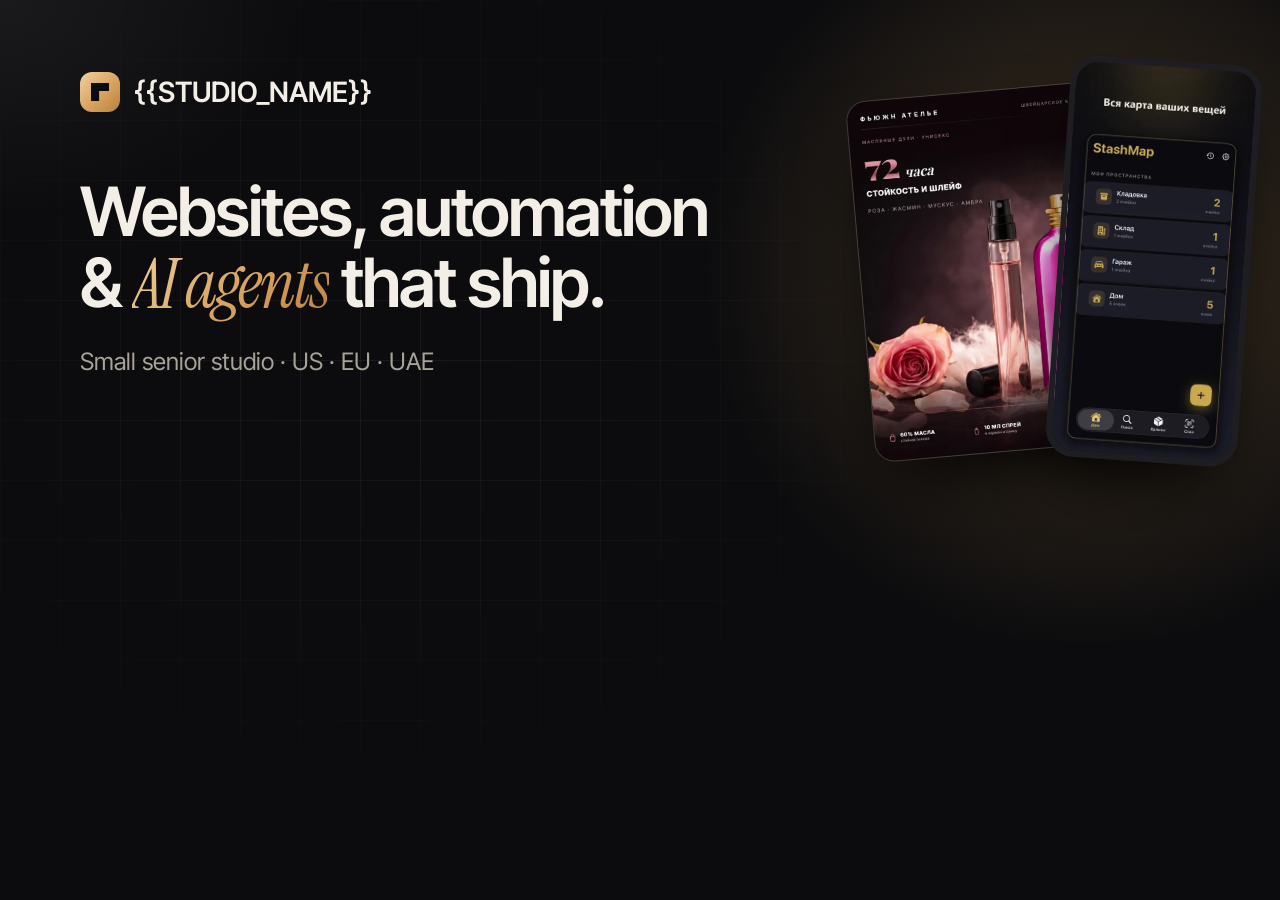
<file: tools/og.html>
<!doctype html>
<html><head><meta charset="utf-8">
<style>
@font-face{font-family:"Inter Tight";src:url(../src/fonts/inter-tight-var.woff2) format("woff2");font-weight:400 700}
@font-face{font-family:"Instrument Serif";src:url(../src/fonts/instrument-serif-italic.woff2) format("woff2");font-style:italic}
html,body{margin:0;width:1200px;height:630px;overflow:hidden;background:#0c0c0e;color:#f3efe7;font-family:"Inter Tight",sans-serif}
.bg{position:absolute;inset:0;background:radial-gradient(50% 70% at 85% 30%,rgba(217,163,94,.28),transparent 60%),radial-gradient(40% 40% at 0% 0%,rgba(255,255,255,.06),transparent 60%)}
.grid{position:absolute;inset:0;background-image:linear-gradient(rgba(255,255,255,.06) 1px,transparent 1px),linear-gradient(90deg,rgba(255,255,255,.06) 1px,transparent 1px);background-size:60px 60px;-webkit-mask-image:radial-gradient(60% 70% at 30% 40%,#000,transparent 75%)}
.c{position:absolute;left:80px;top:72px;width:680px}
.brand{display:flex;align-items:center;gap:14px;font-size:28px;font-weight:600}
.mark{width:40px;height:40px;border-radius:12px;background:linear-gradient(135deg,#f0d29c,#d9a35e 55%,#b9803f);position:relative}
.mark:after{content:"";position:absolute;inset:11px;background:#0c0c0e;clip-path:polygon(0 0,100% 0,100% 45%,45% 45%,45% 100%,0 100%)}
h1{margin:64px 0 0;font-size:68px;line-height:1.04;letter-spacing:-.03em;font-weight:600}
em{font-family:"Instrument Serif",serif;font-weight:400;background:linear-gradient(135deg,#f0d29c,#d9a35e 55%,#b9803f);-webkit-background-clip:text;color:transparent}
p{margin-top:28px;font-size:24px;color:#a8a398}
.imgs{position:absolute;right:-10px;top:60px;width:430px;height:540px}
.imgs img{position:absolute;border-radius:20px;border:1px solid rgba(255,255,255,.15);box-shadow:0 30px 70px -20px #000}
.a{width:270px;left:0;top:30px;transform:rotate(-5deg)}
.b{width:180px;right:40px;top:0;transform:rotate(4deg);border:6px solid #1d1d22!important;border-radius:28px!important}
</style></head>
<body><div class="bg"></div><div class="grid"></div>
<div class="c">
  <div class="brand"><span class="mark"></span>{{STUDIO_NAME}}</div>
  <h1>Websites, automation &amp; <em>AI agents</em> that ship.</h1>
  <p>Small senior studio · US · EU · UAE</p>
</div>
<div class="imgs"><img class="a" src="../src/img/ozon-rosesmusk-wine.webp"><img class="b" src="../src/img/stashmap-ios-home.webp"></div>
</body></html>
</file>
